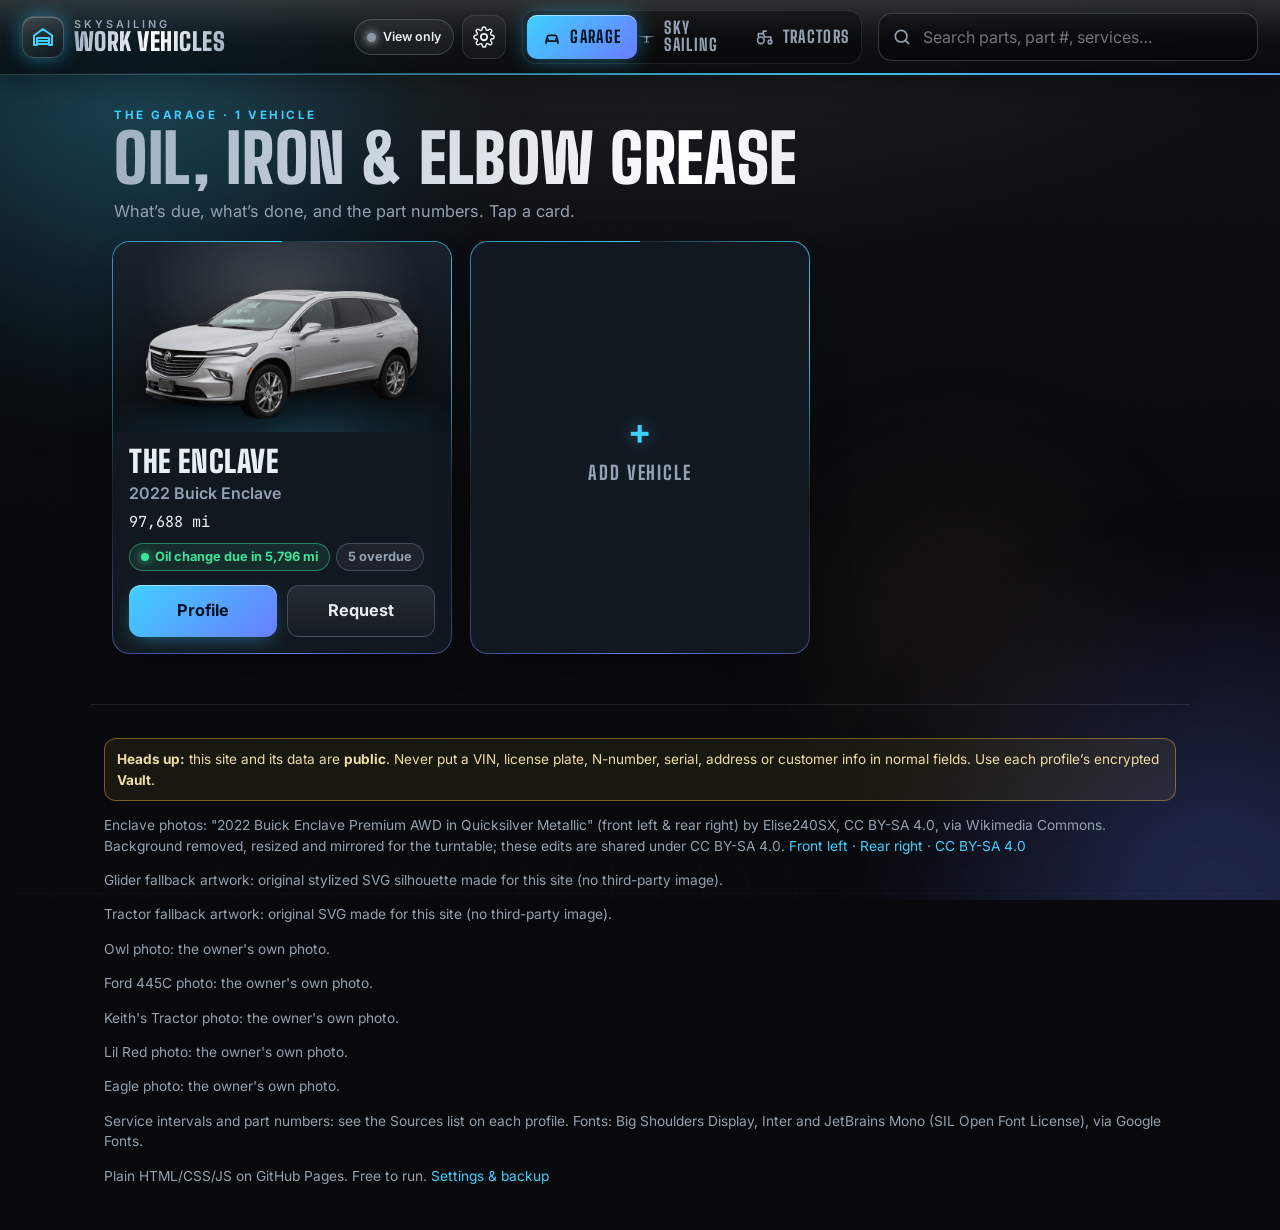
<file: index.html>
<!doctype html>
<html lang="en">
<head>
<meta charset="utf-8">
<meta name="viewport" content="width=device-width, initial-scale=1, viewport-fit=cover">
<title>Skysailing Garage</title>
<meta name="description" content="Skysailing work vehicles: garage & glider maintenance tracker.">
<meta name="theme-color" content="#07090c">
<link rel="icon" href="images/icon.svg" type="image/svg+xml">
<link rel="preconnect" href="https://fonts.googleapis.com">
<link rel="preconnect" href="https://fonts.gstatic.com" crossorigin>
<link href="https://fonts.googleapis.com/css2?family=Big+Shoulders+Display:wght@700;900&family=Inter:wght@400;500;600;800&family=JetBrains+Mono:wght@500;700&display=swap" rel="stylesheet">
<link rel="stylesheet" href="css/style.css">
</head>
<body data-theme="garage">
<div class="bg" aria-hidden="true"><span class="blob b1"></span><span class="blob b2"></span><span class="blob b3"></span><span class="grain"></span></div>

<header class="hero" id="top">
  <div class="hero-inner">
    <a class="brand" href="#/" aria-label="Home">
      <span class="brand-mark" aria-hidden="true">
        <svg class="ico-garage" viewBox="0 0 24 24"><path d="M3 10.5 12 4l9 6.5V20h-3v-7H6v7H3z" fill="none" stroke="currentColor" stroke-width="2" stroke-linejoin="round"/><path d="M7 16h10M7 19h10" stroke="currentColor" stroke-width="2"/></svg>
        <svg class="ico-sky" viewBox="0 0 24 24"><path d="M1 11.5 11 11l1-1 1 1 10 .5-10 1.2-.4 5.3h2.4v1h-6v-1h2.4l-.4-5.3z" fill="currentColor"/></svg>
        <svg class="ico-tractor" viewBox="0 0 24 24"><path d="M4 12V8h6l1.5 4H19v4M10 8V5h4" fill="none" stroke="currentColor" stroke-width="2" stroke-linejoin="round"/><circle cx="7" cy="16" r="4" fill="none" stroke="currentColor" stroke-width="2"/><circle cx="18" cy="18" r="2.2" fill="none" stroke="currentColor" stroke-width="2"/></svg>
      </span>
      <span class="brand-text"><span class="brand-kicker">Skysailing</span><span class="brand-title chrome">Work Vehicles</span></span>
    </a>
    <div class="hero-tools">
      <button class="sync-pill" id="syncPill" type="button" title="Sync status"><span class="dot"></span><span class="lbl">…</span></button>
      <a class="icon-btn" href="#/settings" aria-label="Settings" title="Settings"><svg viewBox="0 0 24 24"><path d="M12 15.5a3.5 3.5 0 1 0 0-7 3.5 3.5 0 0 0 0 7z" fill="none" stroke="currentColor" stroke-width="2"/><path d="M19.4 15a1.7 1.7 0 0 0 .3 1.8l.1.1a2 2 0 1 1-2.8 2.8l-.1-.1a1.7 1.7 0 0 0-1.8-.3 1.7 1.7 0 0 0-1 1.5V21a2 2 0 1 1-4 0v-.1a1.7 1.7 0 0 0-1.1-1.5 1.7 1.7 0 0 0-1.8.3l-.1.1a2 2 0 1 1-2.8-2.8l.1-.1a1.7 1.7 0 0 0 .3-1.8 1.7 1.7 0 0 0-1.5-1H3a2 2 0 1 1 0-4h.1a1.7 1.7 0 0 0 1.5-1.1 1.7 1.7 0 0 0-.3-1.8l-.1-.1a2 2 0 1 1 2.8-2.8l.1.1a1.7 1.7 0 0 0 1.8.3H9a1.7 1.7 0 0 0 1-1.5V3a2 2 0 1 1 4 0v.1a1.7 1.7 0 0 0 1 1.5 1.7 1.7 0 0 0 1.8-.3l.1-.1a2 2 0 1 1 2.8 2.8l-.1.1a1.7 1.7 0 0 0-.3 1.8V9a1.7 1.7 0 0 0 1.5 1H21a2 2 0 1 1 0 4h-.1a1.7 1.7 0 0 0-1.5 1z" fill="none" stroke="currentColor" stroke-width="1.6"/></svg></a>
    </div>
  </div>
  <nav class="tabs" role="tablist" aria-label="Sections">
    <a class="tab" role="tab" href="#/" data-tab="garage"><svg viewBox="0 0 24 24" aria-hidden="true"><path d="M5 17h14l-1.5-5.5A2 2 0 0 0 15.6 10H8.4a2 2 0 0 0-1.9 1.5zM5 17v2.5M19 17v2.5M7.5 14.5h.01M16.5 14.5h.01" fill="none" stroke="currentColor" stroke-width="2" stroke-linecap="round"/></svg>Garage</a>
    <a class="tab" role="tab" href="#/sky" data-tab="sky"><svg viewBox="0 0 24 24" aria-hidden="true"><path d="M1 11.5 11 11l1-1 1 1 10 .5-10 1.2-.4 5.3h2.4v1h-6v-1h2.4l-.4-5.3z" fill="currentColor"/></svg>Sky Sailing</a>
    <a class="tab" role="tab" href="#/tractors" data-tab="tractor"><svg viewBox="0 0 24 24" aria-hidden="true"><path d="M4 12V8h6l1.5 4H19v4M10 8V5h4" fill="none" stroke="currentColor" stroke-width="2" stroke-linejoin="round"/><circle cx="7" cy="16" r="4" fill="none" stroke="currentColor" stroke-width="2"/><circle cx="18" cy="18" r="2.2" fill="none" stroke="currentColor" stroke-width="2"/></svg>Tractors</a>
    <span class="tab-glow" aria-hidden="true"></span>
  </nav>
  <form class="search" id="searchForm" role="search">
    <svg viewBox="0 0 24 24" aria-hidden="true"><circle cx="11" cy="11" r="7" fill="none" stroke="currentColor" stroke-width="2"/><path d="m20 20-4-4" stroke="currentColor" stroke-width="2" stroke-linecap="round"/></svg>
    <input id="searchInput" type="search" placeholder="Search parts, part #, services…" aria-label="Search parts, part numbers, services" autocomplete="off" enterkeyhint="search">
  </form>
</header>

<main id="app" tabindex="-1"><div class="loading">Loading the shop…</div></main>

<footer class="site-footer">
  <p class="public-warn"><strong>Heads up:</strong> this site and its data are <strong>public</strong>. Never put a VIN, license plate, N-number, serial, address or customer info in normal fields. Use each profile’s encrypted <strong>Vault</strong>.</p>
  <div id="credits"></div>
  <p class="small">Plain HTML/CSS/JS on GitHub Pages. Free to run. <a href="#/settings">Settings &amp; backup</a></p>
</footer>

<div class="toast" id="toast" role="status" aria-live="polite"></div>
<dialog class="modal" id="modal"><div class="modal-body" id="modalBody"></div></dialog>

<script src="js/store.js"></script>
<script src="js/schedule.js"></script>
<script src="js/turntable.js"></script>
<script src="js/vault.js"></script>
<script src="js/app.js"></script>
</body>
</html>
</file>
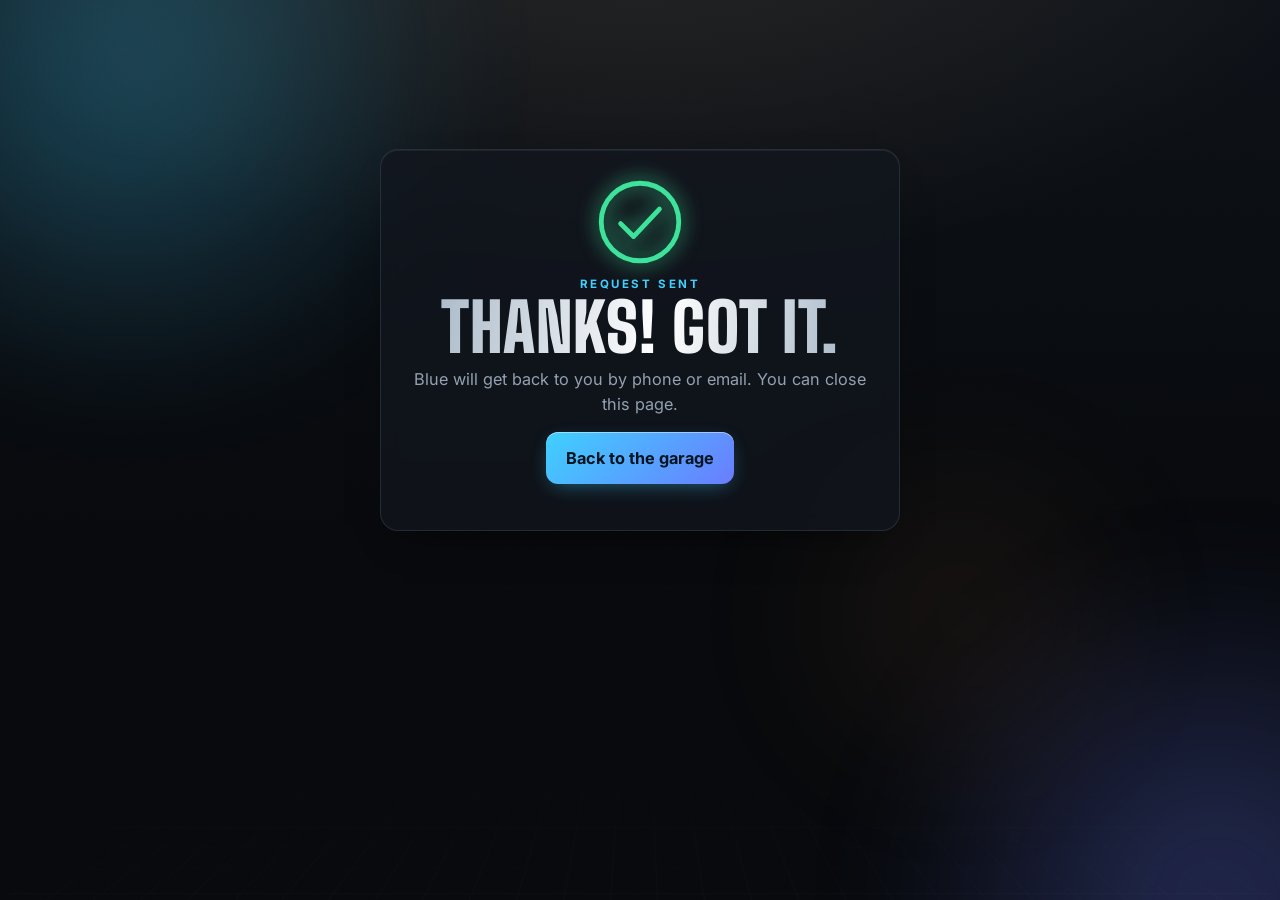
<file: thanks.html>
<!doctype html>
<html lang="en">
<head>
<meta charset="utf-8">
<meta name="viewport" content="width=device-width, initial-scale=1, viewport-fit=cover">
<title>Request sent · Skysailing Garage</title>
<meta name="theme-color" content="#07090c">
<link rel="icon" href="images/icon.svg" type="image/svg+xml">
<link rel="preconnect" href="https://fonts.googleapis.com"><link rel="preconnect" href="https://fonts.gstatic.com" crossorigin>
<link href="https://fonts.googleapis.com/css2?family=Big+Shoulders+Display:wght@700;900&family=Inter:wght@400;500;600;800&display=swap" rel="stylesheet">
<link rel="stylesheet" href="css/style.css">
</head>
<body data-theme="garage">
<div class="bg" aria-hidden="true"><span class="blob b1"></span><span class="blob b2"></span><span class="blob b3"></span><span class="grain"></span></div>
<main id="app" class="thanks">
  <section class="panel thanks-panel reveal-up">
    <div class="check" aria-hidden="true"><svg viewBox="0 0 52 52"><circle cx="26" cy="26" r="24"/><path d="M14 27l8 8 16-17"/></svg></div>
    <p class="kicker">Request sent</p>
    <h1 class="display chrome">Thanks! Got it.</h1>
    <p class="lede">Blue will get back to you by phone or email. You can close this page.</p>
    <p><a class="btn primary big" id="back" href="./#/">Back to the garage</a></p>
  </section>
</main>
<script>
  (function () {
    var id = new URLSearchParams(location.search).get('v');
    if (id && /^[a-z0-9-]+$/i.test(id)) document.getElementById('back').href = './#/v/' + encodeURIComponent(id);
    if (id && /sgs|glider|aircraft|eagle/i.test(id)) document.body.dataset.theme = 'sky';
    else if (id && /tractor|445c|ford-4|backhoe|lil-red/i.test(id)) document.body.dataset.theme = 'tractor';
  })();
</script>
</body>
</html>
</file>
<file: css/style.css>
/* Skysailing Garage: dark shop + neon chrome. Mobile-first. */
@property --ang { syntax: '<angle>'; inherits: false; initial-value: 0deg; }

:root {
  --bg: #07090c; --bg2: #0d1117; --panel: rgba(18, 23, 31, .72); --panel-solid: #121820;
  --line: rgba(160, 190, 220, .14); --line2: rgba(160, 190, 220, .26);
  --text: #e8eef5; --muted: #93a1b1; --dim: #66727f;
  --accent: #3fd0ff; --accent2: #6a7dff; --accent-ink: #001520; --glow: rgba(63, 208, 255, .45);
  --chrome1: #ffffff; --chrome2: #9fb0c2; --chrome3: #e9f1f8;
  --good: #3ee39b; --warn: #ffcc3d; --bad: #ff5d6c; --mutedc: #8a96a3;
  --r: 18px; --r-sm: 12px;
  --font: 'Inter', system-ui, -apple-system, 'Segoe UI', Roboto, sans-serif;
  --display: 'Big Shoulders Display', 'Oswald', 'Arial Narrow', Impact, sans-serif;
  --mono: 'JetBrains Mono', ui-monospace, SFMono-Regular, Menlo, monospace;
  --safe-b: env(safe-area-inset-bottom, 0px);
  color-scheme: dark;
}
body[data-theme="sky"] {
  --bg: #061426; --bg2: #0a2340; --panel: rgba(12, 34, 62, .66); --panel-solid: #0e2a4b;
  --line: rgba(150, 210, 255, .18); --line2: rgba(150, 210, 255, .32);
  --text: #eef7ff; --muted: #a6c3de; --dim: #7193b3;
  --accent: #7fd8ff; --accent2: #b5f1ff; --accent-ink: #032036; --glow: rgba(127, 216, 255, .5);
  --chrome2: #a9d6f5;
}

* { box-sizing: border-box; }
html { -webkit-text-size-adjust: 100%; scroll-padding-top: 12px; }
body { margin: 0; min-height: 100vh; background: var(--bg); color: var(--text); font: 16px/1.5 var(--font); -webkit-font-smoothing: antialiased; overflow-x: hidden; transition: background-color .6s ease; }
body.modal-open { overflow: hidden; }
a { color: var(--accent); text-decoration: none; }
a:hover { text-decoration: underline; }
img { max-width: 100%; display: block; }
button, input, select, textarea { font: inherit; color: inherit; }
:focus-visible { outline: 3px solid var(--accent); outline-offset: 2px; border-radius: 8px; }
code { font-family: var(--mono); font-size: .88em; background: rgba(255,255,255,.07); padding: .1em .35em; border-radius: 6px; }
.small { font-size: .86rem; color: var(--muted); }
.visually-hidden { position: absolute !important; width: 1px; height: 1px; overflow: hidden; clip: rect(0 0 0 0); white-space: nowrap; }
.hp { position: absolute; left: -9999px; width: 1px; height: 1px; opacity: 0; }

/* ---------- animated background ---------- */
.bg { position: fixed; inset: 0; z-index: -1; overflow: hidden; pointer-events: none;
  background: radial-gradient(1200px 600px at 50% -10%, rgba(255, 214, 160, .10), transparent 60%), linear-gradient(180deg, var(--bg2), var(--bg) 60%); }
.blob { position: absolute; width: 60vmax; height: 60vmax; border-radius: 50%; filter: blur(70px); opacity: .32; will-change: transform; }
.b1 { background: radial-gradient(circle, var(--accent), transparent 62%); top: -25vmax; left: -20vmax; animation: drift1 26s ease-in-out infinite alternate; }
.b2 { background: radial-gradient(circle, var(--accent2), transparent 62%); bottom: -30vmax; right: -25vmax; animation: drift2 32s ease-in-out infinite alternate; }
.b3 { background: radial-gradient(circle, rgba(255, 160, 80, .7), transparent 60%); top: 40%; left: 55%; width: 40vmax; height: 40vmax; opacity: .12; animation: drift1 40s ease-in-out infinite alternate-reverse; }
body[data-theme="sky"] .b3 { background: radial-gradient(circle, rgba(255,255,255,.9), transparent 60%); opacity: .14; }
.grain { position: absolute; inset: -50%; opacity: .07; mix-blend-mode: overlay;
  background-image: url("data:image/svg+xml,%3Csvg xmlns='http://www.w3.org/2000/svg' width='160' height='160'%3E%3Cfilter id='n'%3E%3CfeTurbulence type='fractalNoise' baseFrequency='.85' numOctaves='3' stitchTiles='stitch'/%3E%3C/filter%3E%3Crect width='100%25' height='100%25' filter='url(%23n)'/%3E%3C/svg%3E"); }
body[data-theme="garage"] .bg::after { content: ''; position: absolute; inset: 0; opacity: .05;
  background: repeating-linear-gradient(90deg, transparent 0 46px, rgba(255,255,255,.6) 46px 47px), repeating-linear-gradient(0deg, transparent 0 46px, rgba(255,255,255,.6) 46px 47px);
  mask-image: linear-gradient(180deg, transparent 40%, #000); -webkit-mask-image: linear-gradient(180deg, transparent 40%, #000); transform: perspective(600px) rotateX(55deg) translateY(30%); transform-origin: bottom; }
body[data-theme="sky"] .bg::after { content: ''; position: absolute; inset: 0;
  background: radial-gradient(60px 26px at 15% 30%, rgba(255,255,255,.08), transparent), radial-gradient(120px 40px at 70% 18%, rgba(255,255,255,.07), transparent), radial-gradient(90px 30px at 40% 75%, rgba(255,255,255,.05), transparent);
  animation: clouds 60s linear infinite; }
@keyframes drift1 { to { transform: translate(18vmax, 14vmax) scale(1.15); } }
@keyframes drift2 { to { transform: translate(-16vmax, -12vmax) scale(1.1); } }
@keyframes clouds { from { transform: translateX(-5%); } to { transform: translateX(5%); } }

/* ---------- glossy hero header ---------- */
.hero { position: sticky; top: 0; z-index: 20; padding: calc(env(safe-area-inset-top, 0px) + 10px) 14px 10px;
  background: linear-gradient(180deg, rgba(255,255,255,.07), rgba(255,255,255,.015) 60%, transparent), color-mix(in srgb, var(--bg) 78%, transparent);
  backdrop-filter: blur(16px) saturate(140%); -webkit-backdrop-filter: blur(16px) saturate(140%);
  border-bottom: 1px solid var(--line); box-shadow: 0 10px 30px rgba(0,0,0,.35); }
.hero::before { content: ''; position: absolute; left: 0; right: 0; top: 0; height: 50%; pointer-events: none; background: linear-gradient(180deg, rgba(255,255,255,.08), transparent); }
.hero::after { content: ''; position: absolute; left: 0; right: 0; bottom: -1px; height: 2px; background: linear-gradient(90deg, transparent, var(--accent), var(--accent2), transparent); background-size: 200% 100%; animation: slide 6s linear infinite; opacity: .9; }
@keyframes slide { to { background-position: 200% 0; } }
.hero-inner, .tabs, .search { max-width: 1100px; margin: 0 auto; }
.hero-inner { display: flex; align-items: center; justify-content: space-between; gap: 10px; }
.brand { display: flex; align-items: center; gap: 10px; color: var(--text); text-decoration: none !important; min-width: 0; }
.brand-mark { width: 42px; height: 42px; flex: none; display: grid; place-items: center; border-radius: 12px; color: var(--accent);
  background: linear-gradient(145deg, rgba(255,255,255,.14), rgba(255,255,255,.02)); border: 1px solid var(--line2); box-shadow: 0 0 18px var(--glow), inset 0 1px 0 rgba(255,255,255,.25); }
.brand-mark svg { width: 24px; height: 24px; }
.brand-mark .ico-sky, .brand-mark .ico-tractor, body[data-theme="sky"] .brand-mark .ico-garage, body[data-theme="tractor"] .brand-mark .ico-garage { display: none; }
body[data-theme="sky"] .brand-mark .ico-sky, body[data-theme="tractor"] .brand-mark .ico-tractor { display: block; }
.brand-text { display: flex; flex-direction: column; line-height: 1; min-width: 0; }
.brand-kicker { font: 600 .68rem/1 var(--font); letter-spacing: .28em; text-transform: uppercase; color: var(--muted); }
.brand-title { font: 900 1.55rem/1 var(--display); letter-spacing: .02em; text-transform: uppercase; white-space: nowrap; }
.chrome { background: linear-gradient(100deg, var(--chrome2) 0%, var(--chrome1) 22%, var(--chrome2) 40%, var(--chrome3) 55%, var(--accent) 70%, var(--chrome1) 85%, var(--chrome2) 100%);
  background-size: 250% 100%; -webkit-background-clip: text; background-clip: text; color: transparent; animation: shine 9s linear infinite; }
@keyframes shine { to { background-position: -250% 0; } }
.hero-tools { display: flex; align-items: center; gap: 8px; flex: none; }
.icon-btn { width: 44px; height: 44px; display: grid; place-items: center; border-radius: 12px; color: var(--text); border: 1px solid var(--line); background: rgba(255,255,255,.04); }
.icon-btn svg { width: 22px; height: 22px; }
.icon-btn:hover { box-shadow: 0 0 16px var(--glow); text-decoration: none; }
.sync-pill { display: inline-flex; align-items: center; gap: 7px; height: 36px; padding: 0 12px; border-radius: 999px; border: 1px solid var(--line2); background: rgba(255,255,255,.05); font-size: .78rem; font-weight: 600; cursor: pointer; white-space: nowrap; }
.sync-pill .dot { width: 9px; height: 9px; border-radius: 50%; background: var(--mutedc); box-shadow: 0 0 8px currentColor; }
.sync-pill.good .dot { background: var(--good); color: var(--good); }
.sync-pill.warn { border-color: rgba(255, 204, 61, .55); color: var(--warn); }
.sync-pill.warn .dot { background: var(--warn); color: var(--warn); animation: pulse 1.6s ease-in-out infinite; }
.sync-pill.bad { border-color: rgba(255, 93, 108, .6); color: var(--bad); }
.sync-pill.bad .dot { background: var(--bad); color: var(--bad); }
.sync-pill.busy .dot { background: var(--accent); color: var(--accent); animation: pulse .8s ease-in-out infinite; }
@keyframes pulse { 50% { opacity: .3; transform: scale(.7); } }

/* tabs: section switcher */
.tabs { position: relative; display: grid; grid-template-columns: 1fr 1fr 1fr; margin-top: 10px; padding: 4px; border-radius: 14px; background: rgba(0,0,0,.35); border: 1px solid var(--line); }
.tab { position: relative; z-index: 1; display: flex; align-items: center; justify-content: center; gap: 8px; min-height: 44px; border-radius: 10px; color: var(--muted); font: 800 1.05rem/1 var(--display); letter-spacing: .08em; text-transform: uppercase; text-decoration: none !important; transition: color .3s; }
.tab svg { width: 20px; height: 20px; }
.tab.on { color: var(--accent-ink); }
.tab-glow { position: absolute; z-index: 0; top: 4px; bottom: 4px; left: 4px; width: calc((100% - 8px) / 3); border-radius: 10px;
  background: linear-gradient(135deg, var(--accent), var(--accent2)); box-shadow: 0 0 22px var(--glow), inset 0 1px 0 rgba(255,255,255,.5); transition: transform .45s cubic-bezier(.6, -0.2, .3, 1.3), background .5s; }
body[data-theme="sky"] .tab-glow { transform: translateX(100%); }
body[data-theme="tractor"] .tab-glow { transform: translateX(200%); }

/* search */
.search { position: relative; margin-top: 10px; }
.search svg { position: absolute; left: 14px; top: 50%; width: 20px; height: 20px; transform: translateY(-50%); color: var(--muted); pointer-events: none; }
.search input { width: 100%; height: 48px; padding: 0 14px 0 44px; border-radius: 14px; border: 1px solid var(--line2); background: rgba(0,0,0,.35); font-size: 1rem; transition: box-shadow .25s, border-color .25s; }
.search input:focus { outline: none; border-color: var(--accent); box-shadow: 0 0 0 3px color-mix(in srgb, var(--accent) 25%, transparent), 0 0 24px var(--glow); }

/* ---------- layout ---------- */
main { max-width: 1100px; margin: 0 auto; padding: 18px 14px 40px; }
main:focus { outline: none; }
.loading { padding: 80px 0; text-align: center; color: var(--muted); }
.kicker { margin: 0 0 4px; font: 700 .72rem/1.2 var(--font); letter-spacing: .22em; text-transform: uppercase; color: var(--accent); }
.display { margin: 0; font: 900 clamp(2.3rem, 9vw, 4.2rem)/.95 var(--display); text-transform: uppercase; letter-spacing: .01em; }
.lede { margin: 8px 0 0; color: var(--muted); font-size: 1.02rem; }
.intro, .profile-head { padding: 8px 2px 18px; }
.crumbs { margin: 0 0 6px; }
.crumbs a { display: inline-flex; align-items: center; min-height: 44px; font-weight: 600; color: var(--muted); }
.flag { display: inline-block; margin-left: 4px; padding: 1px 7px; border-radius: 999px; font-size: .7rem; font-weight: 700; color: var(--warn); border: 1px solid rgba(255,204,61,.45); vertical-align: middle; }
.swatch { display: inline-block; width: 12px; height: 12px; margin-right: 4px; border-radius: 50%; background: var(--c); box-shadow: 0 0 0 2px rgba(255,255,255,.2), 0 0 8px var(--c); vertical-align: -1px; }

/* entrance animations */
.reveal-up { animation: up .7s cubic-bezier(.2, .7, .2, 1) both; }
.card, .result { animation: up .7s cubic-bezier(.2, .7, .2, 1) both; animation-delay: calc(var(--i, 0) * 90ms + 120ms); }
.panel.reveal-up:nth-of-type(2) { animation-delay: 60ms; } .panel.reveal-up:nth-of-type(3) { animation-delay: 120ms; }
@keyframes up { from { opacity: 0; transform: translateY(22px) scale(.985); } to { opacity: 1; transform: none; } }

/* ---------- buttons ---------- */
.btn { --bb: var(--line2); display: inline-flex; align-items: center; justify-content: center; gap: 6px; min-height: 44px; padding: 0 16px; border-radius: 12px; border: 1px solid var(--bb);
  background: linear-gradient(180deg, rgba(255,255,255,.09), rgba(255,255,255,.02)); color: var(--text); font-weight: 700; cursor: pointer; text-decoration: none !important; transition: transform .15s, box-shadow .25s, border-color .25s, background .25s; -webkit-tap-highlight-color: transparent; }
.btn:hover { border-color: var(--accent); box-shadow: 0 0 18px var(--glow); }
.btn:active { transform: scale(.97); }
.btn:disabled { opacity: .5; cursor: default; }
.btn.primary { border: 0; color: var(--accent-ink); background: linear-gradient(135deg, var(--accent), var(--accent2)); box-shadow: 0 6px 20px -6px var(--glow), inset 0 1px 0 rgba(255,255,255,.45); }
.btn.primary:hover { box-shadow: 0 0 28px var(--glow), inset 0 1px 0 rgba(255,255,255,.45); }
.btn.big { min-height: 52px; font-size: 1.02rem; padding: 0 20px; }
.btn.wide { width: 100%; }
.btn.small { min-height: 40px; padding: 0 12px; font-size: .88rem; }
.btn.tiny { min-height: 36px; min-width: 36px; padding: 0 10px; font-size: .82rem; border-radius: 10px; }
.btn.ghost { background: transparent; }
.btn.danger { color: var(--bad); }
.btn.shine { position: relative; overflow: hidden; }
.btn.shine::after { content: ''; position: absolute; inset: 0; background: linear-gradient(110deg, transparent 30%, rgba(255,255,255,.55) 50%, transparent 70%); transform: translateX(-120%); animation: sweep 3.5s ease-in-out infinite; }
@keyframes sweep { 60%, 100% { transform: translateX(120%); } }
.row-btns { display: flex; flex-wrap: wrap; gap: 8px; margin-top: 12px; }
.stack { display: grid; gap: 8px; }

/* ---------- badges ---------- */
.badges { display: flex; flex-wrap: wrap; gap: 6px; margin: 10px 0 0; }
.badge { display: inline-flex; align-items: center; gap: 6px; padding: 5px 11px; border-radius: 999px; font-size: .8rem; font-weight: 700; line-height: 1.2; border: 1px solid var(--line2); background: rgba(255,255,255,.05); }
.badge::before { content: ''; width: 8px; height: 8px; border-radius: 50%; background: currentColor; box-shadow: 0 0 10px currentColor; flex: none; }
.badge.good { color: var(--good); border-color: color-mix(in srgb, var(--good) 45%, transparent); background: color-mix(in srgb, var(--good) 10%, transparent); }
.badge.warn { color: var(--warn); border-color: color-mix(in srgb, var(--warn) 45%, transparent); background: color-mix(in srgb, var(--warn) 10%, transparent); }
.badge.bad { color: var(--bad); border-color: color-mix(in srgb, var(--bad) 50%, transparent); background: color-mix(in srgb, var(--bad) 12%, transparent); animation: alarm 2.4s ease-in-out infinite; }
.badge.muted { color: var(--mutedc); }
.badge.ghost { color: var(--muted); } .badge.ghost::before { display: none; }
@keyframes alarm { 50% { box-shadow: 0 0 16px color-mix(in srgb, var(--bad) 45%, transparent); } }

/* ---------- vehicle cards (animated neon border) ---------- */
.cards { display: grid; gap: 18px; grid-template-columns: 1fr; }
.card { --ang: 0deg; position: relative; display: flex; flex-direction: column; border-radius: var(--r); overflow: hidden; border: 1.5px solid transparent;
  background: linear-gradient(var(--panel-solid), var(--panel-solid)) padding-box, conic-gradient(from var(--ang), rgba(255,255,255,.08), var(--accent), rgba(255,255,255,.08) 30%, var(--accent2), rgba(255,255,255,.08) 70%, var(--accent)) border-box;
  box-shadow: 0 20px 40px -20px rgba(0,0,0,.7); transition: transform .35s cubic-bezier(.2,.7,.2,1), box-shadow .35s; animation-name: up, spin; animation-duration: .7s, 8s; animation-timing-function: cubic-bezier(.2,.7,.2,1), linear; animation-iteration-count: 1, infinite; animation-fill-mode: both, none; }
@keyframes spin { to { --ang: 360deg; } }
.card:hover, .card:focus-within { transform: translateY(-4px); box-shadow: 0 0 0 1px color-mix(in srgb, var(--accent) 40%, transparent), 0 0 38px -4px var(--glow), 0 26px 50px -20px rgba(0,0,0,.8); }
.card-photo { position: relative; display: block; aspect-ratio: 16 / 9; overflow: hidden;
  background: radial-gradient(60% 70% at 50% 25%, rgba(255,255,255,.18), transparent 70%), radial-gradient(80% 40% at 50% 100%, color-mix(in srgb, var(--accent) 22%, transparent), transparent 70%), linear-gradient(180deg, #1a222c, #0b0f14); }
body[data-theme="sky"] .card-photo { background: radial-gradient(60% 60% at 50% 20%, rgba(255,255,255,.35), transparent 70%), linear-gradient(180deg, #4aa6e8, #1b5f9a 60%, #0e3a63); }
.card-photo img { position: absolute; inset: 6% 4% 4%; width: 92%; height: 90%; object-fit: contain; filter: drop-shadow(0 18px 18px rgba(0,0,0,.55)); transition: transform .6s cubic-bezier(.2,.7,.2,1); }
.card:hover .card-photo img { transform: scale(1.05) translateY(-2%); }
.card-photo::after { content: ''; position: absolute; inset: 0; background: linear-gradient(115deg, transparent 35%, rgba(255,255,255,.22) 50%, transparent 65%); transform: translateX(-100%); transition: transform .9s ease; }
.card:hover .card-photo::after { transform: translateX(100%); }
.card-body { padding: 14px 16px 16px; }
.card-top { display: flex; align-items: center; justify-content: space-between; gap: 8px; }
.card-name { margin: 0; font: 900 1.9rem/1 var(--display); text-transform: uppercase; letter-spacing: .02em; }
.cat-chip { font-size: .7rem; font-weight: 800; letter-spacing: .14em; text-transform: uppercase; padding: 4px 9px; border-radius: 999px; color: var(--accent); border: 1px solid var(--line2); }
.card-ymm { margin: 4px 0 0; color: var(--muted); font-weight: 600; }
.card-meter { margin: 6px 0 0; font-family: var(--mono); font-size: .95rem; }
.card-actions { display: grid; grid-template-columns: 1fr 1fr; gap: 10px; margin-top: 14px; }
.add-card { min-height: 150px; align-items: center; justify-content: center; gap: 8px; color: var(--muted); font: 800 1.2rem/1 var(--display); letter-spacing: .1em; text-transform: uppercase; cursor: pointer; border-style: dashed; }
.add-card .plus { font-size: 2.6rem; color: var(--accent); text-shadow: 0 0 16px var(--glow); }

/* ---------- showroom / turntable ---------- */
.showroom { margin: 0 -14px; }
.tt-stage { position: relative; aspect-ratio: 16 / 10; overflow: hidden; touch-action: pan-y; cursor: grab; user-select: none; -webkit-user-select: none; perspective: 1100px; outline-offset: -3px;
  background: radial-gradient(50% 60% at 50% 8%, rgba(255, 245, 225, .30), transparent 70%), radial-gradient(70% 30% at 50% 92%, color-mix(in srgb, var(--accent) 28%, transparent), transparent 70%), linear-gradient(180deg, #161d26 0%, #0b0f14 62%, #05070a 100%); }
body[data-theme="sky"] .tt-stage { background: radial-gradient(40% 50% at 70% 15%, rgba(255,255,255,.65), transparent 70%), radial-gradient(30% 18% at 25% 30%, rgba(255,255,255,.35), transparent 70%), linear-gradient(180deg, #5fb8f5 0%, #2c7fc4 55%, #12497e 100%); }
.tt-stage.grabbing { cursor: grabbing; }
.tt-spot { position: absolute; left: 50%; top: -30%; width: 70%; height: 120%; transform: translateX(-50%); background: conic-gradient(from 180deg at 50% 0%, transparent 160deg, rgba(255,255,255,.10) 175deg, rgba(255,255,255,.14) 180deg, rgba(255,255,255,.10) 185deg, transparent 200deg); filter: blur(6px); pointer-events: none; }
body[data-theme="sky"] .tt-spot { display: none; }
.tt-floor { position: absolute; left: -10%; right: -10%; bottom: 0; height: 30%; background: linear-gradient(180deg, transparent, rgba(255,255,255,.04)), repeating-linear-gradient(90deg, rgba(255,255,255,.05) 0 1px, transparent 1px 60px); transform: perspective(300px) rotateX(55deg); transform-origin: bottom; pointer-events: none; }
body[data-theme="sky"] .tt-floor { display: none; }
.tt-shadow { position: absolute; left: 18%; right: 18%; bottom: 9%; height: 9%; border-radius: 50%; background: radial-gradient(closest-side, rgba(0,0,0,.75), transparent); filter: blur(4px); pointer-events: none; }
body[data-theme="sky"] .tt-shadow { opacity: .25; bottom: 14%; }
.tt-car { position: absolute; inset: 4% 3% 6%; transform-style: preserve-3d; will-change: transform; }
.tt-img { position: absolute; inset: 0; width: 100%; height: 100%; object-fit: contain; pointer-events: none; will-change: transform, opacity; -webkit-box-reflect: below -6% linear-gradient(transparent 72%, rgba(255,255,255,.16)); }
body[data-theme="sky"] .tt-img { -webkit-box-reflect: unset; filter: drop-shadow(0 30px 25px rgba(0,30,60,.35)); animation: float 6s ease-in-out infinite; }
@keyframes float { 50% { translate: 0 -2.5%; } }
.tt-sweep { position: absolute; inset: 0; pointer-events: none; background: linear-gradient(105deg, transparent 35%, rgba(255,255,255,.35) 48%, rgba(255,255,255,.05) 55%, transparent 62%); transform: translateX(-110%); }
.tt-reveal .tt-car { animation: wipe 1.3s cubic-bezier(.7, 0, .2, 1) .15s both; }
.tt-reveal .tt-sweep { animation: sweepOnce 1.6s ease .5s both; }
.tt-reveal .tt-spot { animation: lamp 1.2s ease both; }
@keyframes wipe { from { clip-path: inset(0 100% 0 0); filter: brightness(2.2) blur(6px); transform: translateX(-4%); } 60% { filter: brightness(1.3) blur(0); } to { clip-path: inset(0 0 0 0); filter: none; } }
@keyframes sweepOnce { to { transform: translateX(110%); } }
@keyframes lamp { 0% { opacity: 0; } 30% { opacity: 1; } 40% { opacity: .2; } 55% { opacity: 1; } }
.tt-hint { position: absolute; left: 50%; bottom: 10px; transform: translateX(-50%); display: inline-flex; align-items: center; gap: 6px; padding: 6px 12px; border-radius: 999px; font-size: .78rem; font-weight: 700; color: #fff; background: rgba(0,0,0,.45); border: 1px solid rgba(255,255,255,.18); backdrop-filter: blur(6px); pointer-events: none; transition: opacity .5s; animation: nudge 2.4s ease-in-out 1.8s 3; }
.tt-hint svg { width: 16px; height: 16px; }
.tt.touched .tt-hint { opacity: 0; }
@keyframes nudge { 25% { transform: translateX(calc(-50% - 10px)); } 75% { transform: translateX(calc(-50% + 10px)); } }
.tt-ui { display: flex; flex-wrap: wrap; justify-content: center; gap: 6px; padding: 10px 14px 0; }
.tt-dot { min-height: 38px; padding: 0 12px; border-radius: 999px; border: 1px solid var(--line2); background: rgba(255,255,255,.04); color: var(--muted); font-size: .8rem; font-weight: 700; cursor: pointer; }
.tt-dot.on, .tt-auto.on { color: var(--accent-ink); background: linear-gradient(135deg, var(--accent), var(--accent2)); border-color: transparent; box-shadow: 0 0 14px var(--glow); }
.tt-auto { min-height: 38px; padding: 0 12px; border-radius: 999px; border: 1px dashed var(--line2); background: transparent; color: var(--muted); font-size: .8rem; font-weight: 700; cursor: pointer; }
.photo-tools { display: flex; gap: 8px; justify-content: center; margin: 10px 0 18px; flex-wrap: wrap; }

/* ---------- panels ---------- */
.panel { position: relative; margin: 0 0 16px; padding: 16px; border-radius: var(--r); background: var(--panel); border: 1px solid var(--line); backdrop-filter: blur(10px); -webkit-backdrop-filter: blur(10px);
  box-shadow: inset 0 1px 0 rgba(255,255,255,.06), 0 18px 40px -24px rgba(0,0,0,.8); }
.panel h2 { margin: 0 0 10px; font: 900 1.6rem/1 var(--display); text-transform: uppercase; letter-spacing: .03em; }
.panel-head { display: flex; align-items: center; justify-content: space-between; gap: 10px; margin-bottom: 10px; }
.panel-head h2 { margin: 0; }
.panel.flash { animation: flash 1.4s ease; }
@keyframes flash { 0%, 40% { box-shadow: 0 0 0 2px var(--accent), 0 0 40px var(--glow); } }
.grid2 { display: grid; gap: 16px; }
.grid2 .panel { margin: 0; }
.grid2 { margin-bottom: 16px; }
.callout { margin: 12px 0; padding: 10px 12px; border-radius: 12px; font-size: .9rem; border: 1px solid var(--line2); background: rgba(255,255,255,.04); color: var(--muted); }
.callout.warn { border-color: color-mix(in srgb, var(--warn) 45%, transparent); background: color-mix(in srgb, var(--warn) 8%, transparent); color: #f3e3b0; }
body[data-theme="sky"] .callout.warn { color: #fff1c2; }
.empty { color: var(--muted); font-style: italic; }
.footnote { margin: 12px 0 0; font-size: .8rem; color: var(--dim); }
.add-slot { display: inline-flex; align-items: center; padding: 2px 10px; min-height: 30px; border-radius: 999px; border: 1px dashed var(--accent); color: var(--accent); background: transparent; font: 700 .85rem/1 var(--font); letter-spacing: .06em; cursor: pointer; vertical-align: middle; }
.add-slot.sm { min-height: 22px; padding: 1px 8px; font-size: .75rem; }

/* meter + countdown */
.meter-big { margin: 4px 0 2px; font: 900 3.4rem/1 var(--display); letter-spacing: .01em; text-shadow: 0 0 30px var(--glow); }
.meter-big small { font: 700 1rem var(--font); color: var(--muted); text-shadow: none; }
.countdown { text-align: center; }
.ring-wrap { position: relative; width: 170px; height: 170px; margin: 6px auto 4px; }
.ring { width: 100%; height: 100%; transform: rotate(-90deg); }
.ring-bg { fill: none; stroke: rgba(255,255,255,.08); stroke-width: 10; }
.ring-fg { fill: none; stroke: var(--accent); stroke-width: 10; stroke-linecap: round; filter: drop-shadow(0 0 6px var(--glow)); animation: ring 1.4s cubic-bezier(.2,.7,.2,1) .3s both; }
.ring.good .ring-fg { stroke: var(--good); } .ring.warn .ring-fg { stroke: var(--warn); } .ring.bad .ring-fg { stroke: var(--bad); filter: drop-shadow(0 0 8px var(--bad)); }
@keyframes ring { from { stroke-dashoffset: 326.7; } }
.ring-text { position: absolute; inset: 0; display: flex; flex-direction: column; align-items: center; justify-content: center; }
.ring-text strong { font: 900 2.4rem/1 var(--display); }
.ring-text span { font-size: .8rem; color: var(--muted); font-weight: 600; }
.next-task { margin: 6px 0 6px; font: 800 1.25rem/1.15 var(--display); text-transform: uppercase; letter-spacing: .03em; }

/* quick actions */
.quick { display: grid; grid-template-columns: repeat(4, 1fr); gap: 8px; margin-bottom: 16px; }
.qa { display: flex; flex-direction: column; align-items: center; justify-content: center; gap: 4px; min-height: 76px; padding: 8px 4px; border-radius: 14px; border: 1px solid var(--line2); background: linear-gradient(180deg, rgba(255,255,255,.08), rgba(255,255,255,.01)); color: var(--text); font-weight: 700; font-size: .78rem; text-align: center; cursor: pointer; text-decoration: none !important; transition: transform .15s, box-shadow .25s, border-color .25s; }
.qa span { font-size: 1.5rem; line-height: 1; color: var(--accent); text-shadow: 0 0 12px var(--glow); }
.qa:hover { border-color: var(--accent); box-shadow: 0 0 20px var(--glow); }
.qa:active { transform: scale(.96); }

/* specs */
.specs { margin: 0; display: grid; gap: 0; }
.spec { display: grid; grid-template-columns: 1fr; gap: 2px; padding: 10px 0; border-bottom: 1px solid var(--line); }
.spec:last-child { border-bottom: 0; }
.spec dt { font-size: .74rem; font-weight: 800; letter-spacing: .14em; text-transform: uppercase; color: var(--muted); }
.spec dd { margin: 0; font-weight: 600; }
.spec-note { display: block; margin-top: 3px; font-size: .8rem; font-weight: 400; color: var(--dim); }
.srcref { display: inline-flex; gap: 6px; align-items: center; margin-left: 4px; vertical-align: middle; }
.srcref a { font-size: .72rem; font-weight: 700; padding: 1px 7px; border-radius: 999px; border: 1px solid var(--line2); color: var(--muted); }
.pst { display: inline-block; padding: 1px 7px; border-radius: 999px; font: 700 .66rem/1.4 var(--font); letter-spacing: .06em; text-transform: uppercase; border: 1px solid currentColor; color: var(--mutedc); }
.pst.verified { color: var(--good); } .pst.cross-ref, .pst.partly-verified { color: var(--accent); } .pst.unverified { color: var(--warn); } .pst.not-a-match { color: var(--bad); } .pst.user, .pst.user-added { color: var(--mutedc); }

/* schedule chart */
.seg { display: inline-flex; padding: 3px; border-radius: 12px; background: rgba(0,0,0,.35); border: 1px solid var(--line); }
.seg button { min-height: 36px; padding: 0 12px; border: 0; border-radius: 9px; background: transparent; color: var(--muted); font-weight: 700; font-size: .82rem; cursor: pointer; }
.seg button.on { color: var(--accent-ink); background: linear-gradient(135deg, var(--accent), var(--accent2)); box-shadow: 0 0 12px var(--glow); }
.sched { display: grid; gap: 10px; }
.srow { --c: var(--mutedc); position: relative; display: grid; grid-template-columns: 1fr auto; gap: 10px; padding: 12px 12px 12px 16px; border-radius: 14px; background: rgba(255,255,255,.035); border: 1px solid var(--line); overflow: hidden; }
.srow::before { content: ''; position: absolute; left: 0; top: 0; bottom: 0; width: 4px; background: var(--c); box-shadow: 0 0 14px var(--c); }
.srow.good { --c: var(--good); } .srow.warn { --c: var(--warn); } .srow.bad { --c: var(--bad); background: color-mix(in srgb, var(--bad) 7%, transparent); }
.stask { margin: 0; font-weight: 800; line-height: 1.25; }
.sint { margin: 3px 0 0; font-size: .85rem; color: var(--accent); font-weight: 600; }
.sbasis { display: block; color: var(--dim); font-weight: 400; margin-top: 2px; }
.smeta { margin: 6px 0 0; display: flex; flex-wrap: wrap; gap: 4px 14px; font-size: .8rem; color: var(--muted); }
.bar { height: 6px; margin-top: 8px; border-radius: 99px; background: rgba(255,255,255,.07); overflow: hidden; }
.bar i { display: block; height: 100%; border-radius: inherit; background: linear-gradient(90deg, var(--c), color-mix(in srgb, var(--c) 60%, #fff)); box-shadow: 0 0 10px var(--c); transform-origin: left; animation: grow 1.1s cubic-bezier(.2,.7,.2,1) both; }
@keyframes grow { from { transform: scaleX(0); } }
.srow-side { display: flex; flex-direction: column; align-items: flex-end; gap: 8px; }

/* parts */
.parts { display: grid; gap: 12px; }
.part { padding: 14px; border-radius: 14px; background: rgba(255,255,255,.035); border: 1px solid var(--line); }
.part-head { display: flex; justify-content: space-between; gap: 8px; }
.part h3 { margin: 0; font-size: 1.05rem; }
.part .small { margin: 2px 0 0; }
.pnums { display: grid; gap: 8px; margin-top: 10px; }
.pnum { display: grid; grid-template-columns: auto 1fr auto; align-items: center; gap: 10px; width: 100%; min-height: 48px; padding: 6px 12px; border-radius: 12px; border: 1px solid var(--line2); background: rgba(0,0,0,.35); cursor: pointer; text-align: left; transition: border-color .2s, box-shadow .2s, transform .1s; }
.pnum:hover { border-color: var(--accent); box-shadow: 0 0 16px var(--glow); }
.pnum:active { transform: scale(.98); }
.pnum.copied { border-color: var(--good); box-shadow: 0 0 18px color-mix(in srgb, var(--good) 50%, transparent); }
.pnum.not-a-match { opacity: .65; } .pnum.not-a-match .pval { text-decoration: line-through; text-decoration-color: var(--bad); }
.pbrand { font-size: .72rem; font-weight: 800; letter-spacing: .1em; text-transform: uppercase; color: var(--muted); min-width: 56px; }
.pval { font: 700 1.05rem/1.2 var(--mono); letter-spacing: .02em; }
.pnum .pst { justify-self: end; }
.pnote { margin: -2px 0 2px 4px; font-size: .78rem; color: var(--dim); }
.buy { display: flex; flex-wrap: wrap; gap: 8px; margin-top: 12px; }
.btn.amazon { border-color: rgba(255, 168, 40, .5); }

/* log */
.log { list-style: none; margin: 0; padding: 0; position: relative; }
.log::before { content: ''; position: absolute; left: 9px; top: 6px; bottom: 6px; width: 2px; background: linear-gradient(var(--accent), transparent); opacity: .5; }
.entry { position: relative; padding-left: 26px; margin-bottom: 10px; }
.entry::before { content: ''; position: absolute; left: 4px; top: 18px; width: 12px; height: 12px; border-radius: 50%; background: var(--bg); border: 2px solid var(--accent); box-shadow: 0 0 10px var(--glow); }
.entry-btn { display: block; width: 100%; text-align: left; padding: 12px; border-radius: 14px; border: 1px solid var(--line); background: rgba(255,255,255,.03); cursor: pointer; transition: border-color .2s, background .2s; }
.entry-btn:hover { border-color: var(--line2); background: rgba(255,255,255,.06); }
.entry-date { display: flex; flex-wrap: wrap; align-items: center; gap: 4px 10px; }
.entry-m { font-family: var(--mono); font-size: .85rem; color: var(--muted); }
.est { color: var(--dim); }
.entry-svc { margin: 6px 0 2px; font-weight: 700; }
.entry-body .small { margin: 2px 0 0; }

/* todos */
.todo-add { display: grid; grid-template-columns: 1fr auto; gap: 8px; margin-bottom: 10px; }
.todos { list-style: none; margin: 0; padding: 0; }
.todo { display: flex; align-items: center; gap: 8px; border-bottom: 1px solid var(--line); }
.todo label { flex: 1; display: flex; align-items: center; gap: 12px; min-height: 54px; cursor: pointer; }
.todo input { position: absolute; opacity: 0; width: 1px; height: 1px; }
.tick { flex: none; width: 28px; height: 28px; border-radius: 8px; border: 2px solid var(--line2); display: grid; place-items: center; transition: all .25s; }
.todo input:checked + .tick { background: linear-gradient(135deg, var(--good), #9fffd2); border-color: transparent; box-shadow: 0 0 14px color-mix(in srgb, var(--good) 60%, transparent); }
.todo input:checked + .tick::after { content: '✓'; color: #002814; font-weight: 900; }
.todo input:focus-visible + .tick { outline: 3px solid var(--accent); outline-offset: 2px; }
.todo.done .ttext { text-decoration: line-through; color: var(--dim); }

/* sources */
.sources ol { margin: 0; padding-left: 20px; font-size: .85rem; }
.sources li { margin-bottom: 6px; }
.danger-zone { text-align: center; margin: 24px 0 0; }

/* ---------- forms ---------- */
.form { display: grid; gap: 12px; }
.field { display: grid; gap: 6px; }
.field label, .flabel { font-size: .82rem; font-weight: 700; color: var(--muted); }
.hint { font-weight: 400; color: var(--dim); }
input[type=text], input[type=number], input[type=date], input[type=tel], input[type=email], input[type=password], input:not([type]), textarea, select {
  width: 100%; min-height: 50px; padding: 12px 14px; border-radius: 12px; border: 1px solid var(--line2); background: rgba(0,0,0,.35); font-size: 16px; transition: border-color .2s, box-shadow .2s; }
textarea { min-height: 80px; resize: vertical; }
input:focus, textarea:focus, select:focus { outline: none; border-color: var(--accent); box-shadow: 0 0 0 3px color-mix(in srgb, var(--accent) 22%, transparent); }
input[type=file] { width: 100%; padding: 12px; border-radius: 12px; border: 1px dashed var(--line2); background: rgba(0,0,0,.25); }
.two { display: grid; grid-template-columns: 1fr 1fr; gap: 10px; }
.chips { display: flex; flex-wrap: wrap; gap: 8px; }
.chip { position: relative; }
.chip input { position: absolute; opacity: 0; }
.chip span { display: inline-flex; align-items: center; min-height: 40px; padding: 6px 12px; border-radius: 999px; border: 1px solid var(--line2); font-size: .84rem; font-weight: 600; cursor: pointer; transition: all .2s; }
.chip input:checked + span { color: var(--accent-ink); background: linear-gradient(135deg, var(--accent), var(--accent2)); border-color: transparent; box-shadow: 0 0 12px var(--glow); }
.chip input:focus-visible + span { outline: 3px solid var(--accent); outline-offset: 2px; }
.numrow, .specrow { display: grid; grid-template-columns: 1fr 1.2fr auto; gap: 6px; margin-bottom: 6px; align-items: center; }
.form-actions { display: flex; justify-content: flex-end; gap: 8px; flex-wrap: wrap; margin-top: 4px; }
.form-actions .btn.primary { flex: 1 1 160px; }
details summary { cursor: pointer; color: var(--muted); font-weight: 600; min-height: 40px; display: flex; align-items: center; }
.guide { padding-left: 20px; } .guide li { margin-bottom: 8px; }
.hint-line { margin: -4px 0 0; } .hint-line.err { color: var(--bad); font-weight: 700; }
.pp-prev img { margin-top: 10px; border-radius: 12px; max-height: 240px; }

/* request */
.request-head { display: flex; gap: 14px; align-items: center; padding: 6px 0 16px; }
.req-thumb { width: 110px; height: 76px; flex: none; object-fit: contain; border-radius: 14px; border: 1px solid var(--line2); background: radial-gradient(circle at 50% 30%, rgba(255,255,255,.18), transparent 70%), #10161d; padding: 4px; }
body[data-theme="sky"] .req-thumb { background: linear-gradient(180deg, #4aa6e8, #1b5f9a); }
.request-head .display { font-size: clamp(1.9rem, 7vw, 3.2rem); }

/* search results */
.results { display: grid; gap: 10px; }
.result { border-radius: 14px; border: 1px solid var(--line); background: var(--panel); overflow: hidden; transition: border-color .2s, box-shadow .2s; }
.result:hover { border-color: var(--accent); box-shadow: 0 0 20px var(--glow); }
.result a { display: grid; gap: 3px; padding: 12px 14px; color: var(--text); text-decoration: none; }
.rtype { font-size: .7rem; font-weight: 800; letter-spacing: .16em; text-transform: uppercase; color: var(--accent); }
.rsub { font-size: .85rem; color: var(--muted); }
.rveh { font-size: .78rem; color: var(--dim); }
.rcopy { display: flex; flex-wrap: wrap; gap: 6px; padding: 0 14px 12px; }
.rcopy .pnum { width: auto; grid-template-columns: auto auto; min-height: 40px; }
mark { background: color-mix(in srgb, var(--accent) 35%, transparent); color: inherit; border-radius: 4px; padding: 0 2px; }

/* ---------- modal & toast ---------- */
.modal { width: min(560px, 100%); max-height: 92vh; margin: auto auto 0; padding: 0; border: 1px solid var(--line2); border-radius: 22px 22px 0 0; background: var(--panel-solid); color: var(--text); box-shadow: 0 -10px 60px rgba(0,0,0,.6), 0 0 40px -10px var(--glow); }
.modal[open] { animation: sheet .35s cubic-bezier(.2,.7,.2,1); }
.modal::backdrop { background: rgba(0,0,0,.6); backdrop-filter: blur(4px); }
@keyframes sheet { from { transform: translateY(40px); opacity: 0; } }
.modal-body { position: relative; padding: 20px 16px calc(20px + var(--safe-b)); overflow-y: auto; max-height: 92vh; }
.modal-body h2 { margin: 0 44px 14px 0; font: 900 1.8rem/1 var(--display); text-transform: uppercase; }
.modal-x { position: absolute; top: 10px; right: 10px; width: 44px; height: 44px; border-radius: 12px; border: 1px solid var(--line2); background: rgba(255,255,255,.05); font-size: 1.6rem; line-height: 1; cursor: pointer; }
.toast { position: fixed; left: 50%; bottom: calc(18px + var(--safe-b)); z-index: 100; max-width: calc(100% - 28px); padding: 12px 18px; border-radius: 14px; background: #10161e; border: 1px solid var(--line2); color: var(--text); font-weight: 600; font-size: .92rem; box-shadow: 0 10px 40px rgba(0,0,0,.6), 0 0 20px -6px var(--glow); transform: translate(-50%, 140%); opacity: 0; transition: transform .35s cubic-bezier(.2,.7,.2,1), opacity .35s; pointer-events: none; }
.toast.show { transform: translate(-50%, 0); opacity: 1; }
.toast.ok { border-color: color-mix(in srgb, var(--good) 55%, transparent); } .toast.warn { border-color: color-mix(in srgb, var(--warn) 55%, transparent); } .toast.bad { border-color: color-mix(in srgb, var(--bad) 60%, transparent); }

/* ---------- footer ---------- */
.site-footer { max-width: 1100px; margin: 0 auto; padding: 20px 14px calc(30px + var(--safe-b)); border-top: 1px solid var(--line); color: var(--muted); font-size: .85rem; }
.public-warn { padding: 10px 12px; border-radius: 12px; border: 1px solid color-mix(in srgb, var(--warn) 40%, transparent); background: color-mix(in srgb, var(--warn) 7%, transparent); color: #efdca6; }
body[data-theme="sky"] .public-warn { color: #fff0c4; }
.credit { line-height: 1.5; }

/* thanks page */
.thanks { min-height: 80vh; display: grid; place-items: center; }
.thanks-panel { text-align: center; max-width: 520px; padding: 30px 20px; }
.check { width: 84px; height: 84px; margin: 0 auto 14px; }
.check svg { width: 100%; height: 100%; fill: none; stroke: var(--good); stroke-width: 3; stroke-linecap: round; stroke-linejoin: round; filter: drop-shadow(0 0 10px var(--good)); }
.check circle { stroke-dasharray: 151; animation: draw 1s ease both; } .check path { stroke-dasharray: 40; animation: draw .6s ease .8s both; }
@keyframes draw { from { stroke-dashoffset: 151; } }

/* ---------- larger screens ---------- */
@media (min-width: 700px) {
  main { padding: 26px 22px 50px; }
  .hero { padding-left: 22px; padding-right: 22px; }
  .hero-row { display: flex; }
  .cards { grid-template-columns: repeat(2, 1fr); }
  .grid2 { grid-template-columns: 1.1fr 1fr; }
  .showroom { margin: 0; border-radius: var(--r); overflow: hidden; border: 1px solid var(--line); }
  .tt-ui { padding-bottom: 12px; background: rgba(0,0,0,.25); }
  .spec { grid-template-columns: 220px 1fr; gap: 14px; }
  .parts { grid-template-columns: repeat(2, 1fr); }
  .modal { margin: auto; border-radius: 22px; }
  .modal-body { padding: 24px; }
  .quick .qa { flex-direction: row; min-height: 56px; font-size: .9rem; gap: 8px; }
}
@media (min-width: 1000px) {
  .cards { grid-template-columns: repeat(3, 1fr); }
  .hero { display: grid; grid-template-columns: 1fr minmax(260px, 340px) minmax(220px, 380px); gap: 16px; align-items: center; }
  .hero-inner, .tabs, .search { max-width: none; margin: 0; }
  .hero-inner { order: 0; } .tabs { order: 1; } .search { order: 2; }
}
@media (hover: none) { .card:hover { transform: none; } }

/* ---------- reduced motion ---------- */
@media (prefers-reduced-motion: reduce) {
  *, *::before, *::after { animation-duration: .001ms !important; animation-iteration-count: 1 !important; transition-duration: .001ms !important; scroll-behavior: auto !important; }
  .blob, .chrome, .hero::after, .card { animation: none !important; }
  .tt-hint { animation: none !important; }
}
/* small phones: keep the full brand name visible */
@media (max-width: 420px) {
  .brand { gap: 8px; }
  .brand-mark { width: 38px; height: 38px; }
  .brand-title { font-size: 1.12rem; letter-spacing: .01em; }
  .brand-kicker { font-size: .6rem; letter-spacing: .22em; }
}
@media (max-width: 420px) { .sync-pill { padding: 0 10px; font-size: .72rem; gap: 6px; } }
.nw { white-space: nowrap; }

/* ---------- Vault (encrypted) ---------- */
.panel.vault { --ang: 0deg; position: relative; border: 1.5px solid transparent;
  background: linear-gradient(var(--panel-solid), var(--panel-solid)) padding-box,
    conic-gradient(from var(--ang), rgba(255,255,255,.06), var(--accent), rgba(255,255,255,.06) 25%, var(--accent2), rgba(255,255,255,.06) 60%, var(--accent)) border-box;
  animation: spin 9s linear infinite; box-shadow: 0 0 0 1px rgba(0,0,0,.2), 0 18px 50px -24px var(--glow); }
.panel.vault[data-state="open"] { animation-duration: 4s; box-shadow: 0 0 34px -10px var(--glow), 0 18px 50px -24px var(--glow); }
.vault-title { display: flex; align-items: center; gap: 10px; }
.vault-ico { width: 36px; height: 36px; flex: none; display: grid; place-items: center; border-radius: 11px; color: var(--accent);
  background: radial-gradient(circle at 30% 25%, rgba(255,255,255,.18), transparent 60%), color-mix(in srgb, var(--accent) 14%, transparent);
  border: 1px solid color-mix(in srgb, var(--accent) 45%, transparent); box-shadow: 0 0 18px -4px var(--glow), inset 0 1px 0 rgba(255,255,255,.25); }
.vault-ico svg, .vault-go svg, .vault-actions svg, #vaultLockAll svg { width: 20px; height: 20px; fill: none; stroke: currentColor; stroke-width: 2; stroke-linecap: round; stroke-linejoin: round; }
.vault-ico svg .fill, .vault-go svg .fill, .vault-actions svg .fill, #vaultLockAll svg .fill { fill: currentColor; stroke: none; }
[data-state="locked"] .vault-ico { animation: vpulse 2.6s ease-in-out infinite; }
@keyframes vpulse { 50% { box-shadow: 0 0 28px 0 var(--glow), inset 0 1px 0 rgba(255,255,255,.25); } }
.vault-badge.locked { color: var(--accent); border-color: color-mix(in srgb, var(--accent) 50%, transparent); }
.vault-badge.open { color: var(--good); border-color: color-mix(in srgb, var(--good) 50%, transparent); }
.vault-badge.empty { color: var(--muted); }
.vault-form { margin-top: 10px; }
.vault-go { display: inline-flex; align-items: center; justify-content: center; gap: 8px; width: 100%; }
.vault-msg { min-height: 1.4em; margin: 8px 0 0; font-weight: 700; font-size: .92rem; }
.vault-msg.bad { color: var(--bad); text-shadow: 0 0 12px color-mix(in srgb, var(--bad) 40%, transparent); }
.vault-link { background: none; border: 0; padding: 8px 0; min-height: 44px; color: var(--muted); font: inherit; font-size: .86rem; text-decoration: underline; cursor: pointer; }
.vchk { display: flex; align-items: center; gap: 10px; min-height: 44px; font-size: .92rem; cursor: pointer; }
.vchk input { width: 22px; height: 22px; accent-color: var(--accent); }
.vmeter { height: 8px; border-radius: 99px; background: rgba(255,255,255,.08); overflow: hidden; margin-top: -4px; }
.vmeter i { display: block; height: 100%; width: 0; border-radius: inherit; transition: width .3s ease, background-color .3s ease; }
.vmeter[data-score="1"] i { width: 25%; background: var(--bad); box-shadow: 0 0 10px var(--bad); }
.vmeter[data-score="2"] i { width: 50%; background: var(--warn); box-shadow: 0 0 10px var(--warn); }
.vmeter[data-score="3"] i { width: 75%; background: var(--accent); box-shadow: 0 0 10px var(--accent); }
.vmeter[data-score="4"] i { width: 100%; background: var(--good); box-shadow: 0 0 12px var(--good); }
.vmeter-label { margin: -4px 0 0; }
.vrows { display: grid; gap: 12px; margin: 12px 0; }
.vrow { display: grid; gap: 6px; }
.vlabel { font-size: .78rem; font-weight: 800; letter-spacing: .08em; text-transform: uppercase; color: var(--muted); }
.vlabel-in { min-height: 40px !important; padding: 8px 12px !important; font-size: .9rem !important; font-weight: 700; }
.vval { display: flex; gap: 8px; align-items: flex-start; }
.vval .vinput { flex: 1; min-width: 0; font-family: var(--mono); letter-spacing: .04em; }
.vval .icon-btn { flex: none; height: 50px; width: 46px; }
.vinput.masked { -webkit-text-security: disc; text-security: disc; }
.vinput.blurred { filter: blur(6px); }
.vinput.blurred:focus { filter: none; }
.vault-dirty { color: var(--warn); font-weight: 700; margin: 0 0 8px; }
.vault-actions { display: grid; grid-template-columns: 1fr auto; gap: 10px; }
.vault-actions .btn { display: inline-flex; align-items: center; justify-content: center; gap: 8px; }
.vault-change { margin-top: 14px; border-top: 1px solid var(--line); padding-top: 10px; }
.vault-change summary { cursor: pointer; min-height: 44px; display: flex; align-items: center; font-weight: 700; color: var(--accent); }
#vaultLockAll { display: inline-flex; align-items: center; gap: 8px; }
@media (prefers-reduced-motion: reduce) { .panel.vault, [data-state="locked"] .vault-ico { animation: none !important; } }
.vval .icon-btn svg { width: 20px; height: 20px; fill: none; stroke: currentColor; stroke-width: 2; stroke-linecap: round; stroke-linejoin: round; }
.vval .icon-btn[aria-pressed="true"] { color: var(--accent); border-color: color-mix(in srgb, var(--accent) 55%, transparent); box-shadow: 0 0 14px -4px var(--glow); }
@media (max-width: 420px) { .vval { gap: 6px; } .vval .icon-btn { width: 44px; } }

/* ---------- real photos (not cut-outs): full-bleed hero + card ---------- */
.card-photo.is-photo img { inset: 0; width: 100%; height: 100%; object-fit: cover; object-position: 55% 55%; filter: saturate(1.05) contrast(1.03); }
.card-photo.is-photo::before { content: ''; position: absolute; inset: 0; z-index: 1; pointer-events: none; background: linear-gradient(180deg, transparent 55%, rgba(4, 14, 28, .55)); }
.card:hover .card-photo.is-photo img { transform: scale(1.04); }
.hero-photo { position: relative; margin: 0 -14px; aspect-ratio: 3 / 2; overflow: hidden; background: var(--panel-solid); }
.hero-photo img { display: block; width: 100%; height: 100%; object-fit: cover; object-position: 55% 50%; animation: wipe 1.3s cubic-bezier(.7, 0, .2, 1) .15s both; }
.hero-photo::after { content: ''; position: absolute; inset: 0; pointer-events: none; box-shadow: inset 0 -60px 60px -40px rgba(0,0,0,.55), inset 0 0 0 1px rgba(255,255,255,.06); }
.hp-sweep { position: absolute; inset: 0; pointer-events: none; background: linear-gradient(105deg, transparent 35%, rgba(255,255,255,.35) 48%, rgba(255,255,255,.05) 55%, transparent 62%); transform: translateX(-110%); animation: sweepOnce 1.6s ease .5s both; }
.req-thumb.is-photo { object-fit: cover; padding: 0; }
@media (min-width: 700px) { .hero-photo { margin: 0; border-radius: var(--r); border: 1px solid var(--line); aspect-ratio: 16 / 9; } }
@media (prefers-reduced-motion: reduce) { .hero-photo img, .hp-sweep { animation: none !important; } .hp-sweep { display: none; } }

/* ---------- small phones: three tabs in one row ---------- */
@media (max-width: 420px) {
  .tab { gap: 5px; font-size: .9rem; letter-spacing: .03em; padding: 0 4px; white-space: nowrap; }
  .tab svg { width: 17px; height: 17px; flex: none; }
}
@media (max-width: 350px) { .tab svg { display: none; } }

/* ---------- Tractors theme: Ford-yellow + black hazard ---------- */
body[data-theme="tractor"] {
  --bg: #0b0a06; --bg2: #1a1507; --panel: rgba(30, 25, 9, .76); --panel-solid: #1d1809;
  --line: rgba(255, 205, 0, .17); --line2: rgba(255, 205, 0, .34);
  --text: #fff8e2; --muted: #d6c99c; --dim: #a29360;
  --accent: #ffcd00; --accent2: #ff9a1f; --accent-ink: #151000; --glow: rgba(255, 205, 0, .45);
  --chrome1: #fffbe8; --chrome2: #e3bd45; --chrome3: #fff2b8;
  --hazard: repeating-linear-gradient(-45deg, #ffcd00 0 12px, #111 12px 24px);
}
body[data-theme="tractor"] .b1 { background: radial-gradient(circle, #ffcd00, transparent 62%); opacity: .22; }
body[data-theme="tractor"] .b2 { background: radial-gradient(circle, #ff7a00, transparent 62%); opacity: .2; }
body[data-theme="tractor"] .b3 { background: radial-gradient(circle, rgba(255, 230, 150, .8), transparent 60%); opacity: .08; }
body[data-theme="tractor"] .bg::after { content: ''; position: absolute; inset: 0; opacity: .045;
  background: repeating-linear-gradient(-45deg, #ffcd00 0 22px, transparent 22px 44px); }
body[data-theme="tractor"] .hero::after { height: 6px; bottom: -6px; opacity: 1; background: var(--hazard); background-size: 34px 34px; animation: hazard 1.6s linear infinite; }
@keyframes hazard { to { background-position: 34px 0; } }
body[data-theme="tractor"] .tab-glow { background: linear-gradient(135deg, #ffe14d, #ffcd00 55%, #f2a900); box-shadow: 0 0 22px var(--glow), inset 0 1px 0 rgba(255,255,255,.6), inset 0 -3px 0 rgba(0,0,0,.35); }
body[data-theme="tractor"] .brand-mark { color: #151000; background: linear-gradient(145deg, #ffe14d, #ffcd00 60%, #e0a200); border-color: #151000; }
body[data-theme="tractor"] .card-photo { background: radial-gradient(60% 60% at 50% 25%, rgba(255, 205, 0, .3), transparent 70%), linear-gradient(180deg, #2a230c, #120f05); }
body[data-theme="tractor"] .card::before, body[data-theme="tractor"] .profile-head::after {
  content: ''; display: block; height: 7px; background: var(--hazard); background-size: 34px 34px; }
body[data-theme="tractor"] .profile-head::after { margin-top: 12px; border-radius: 4px; max-width: 220px; }
body[data-theme="tractor"] .cat-chip { background: #ffcd00; color: #151000; border-color: #151000; }
body[data-theme="tractor"] .btn.primary { background: linear-gradient(180deg, #ffe14d, #ffcd00 60%, #e6a800); color: #151000; }
body[data-theme="tractor"] .req-thumb { background: linear-gradient(180deg, #2a230c, #120f05); }
body[data-theme="tractor"] .callout.warn, body[data-theme="tractor"] .public-warn { color: #fff1c2; }
.panel.tip h2::before { content: '🔎 '; }
body[data-theme="tractor"] .panel.tip { border-left: 6px solid #ffcd00; }
.subtitle { color: var(--accent); font-weight: 700; }
@media (prefers-reduced-motion: reduce) { body[data-theme="tractor"] .hero::after { animation: none !important; } }

/* extra source/status labels */
.pst.manual-quote, .pst.decoded, .pst.owner { color: var(--accent); }
.pst.parts-site, .pst.uncertain, .pst.conflict { color: var(--warn); }
.pst.ID-plate { color: var(--good); }
.part-head > .btn { align-self: flex-start; flex: none; }
.pst.model-needed { color: var(--warn); }
.pst.factory-manual { color: var(--good); }
.pst.estimate, .pst.club-guide, .pst.from-photo { color: var(--accent); }
.pst.TCDS, .pst.Lycoming { color: var(--good); }
.pst.conditional, .pst.to-check { color: var(--accent); }
</file>
